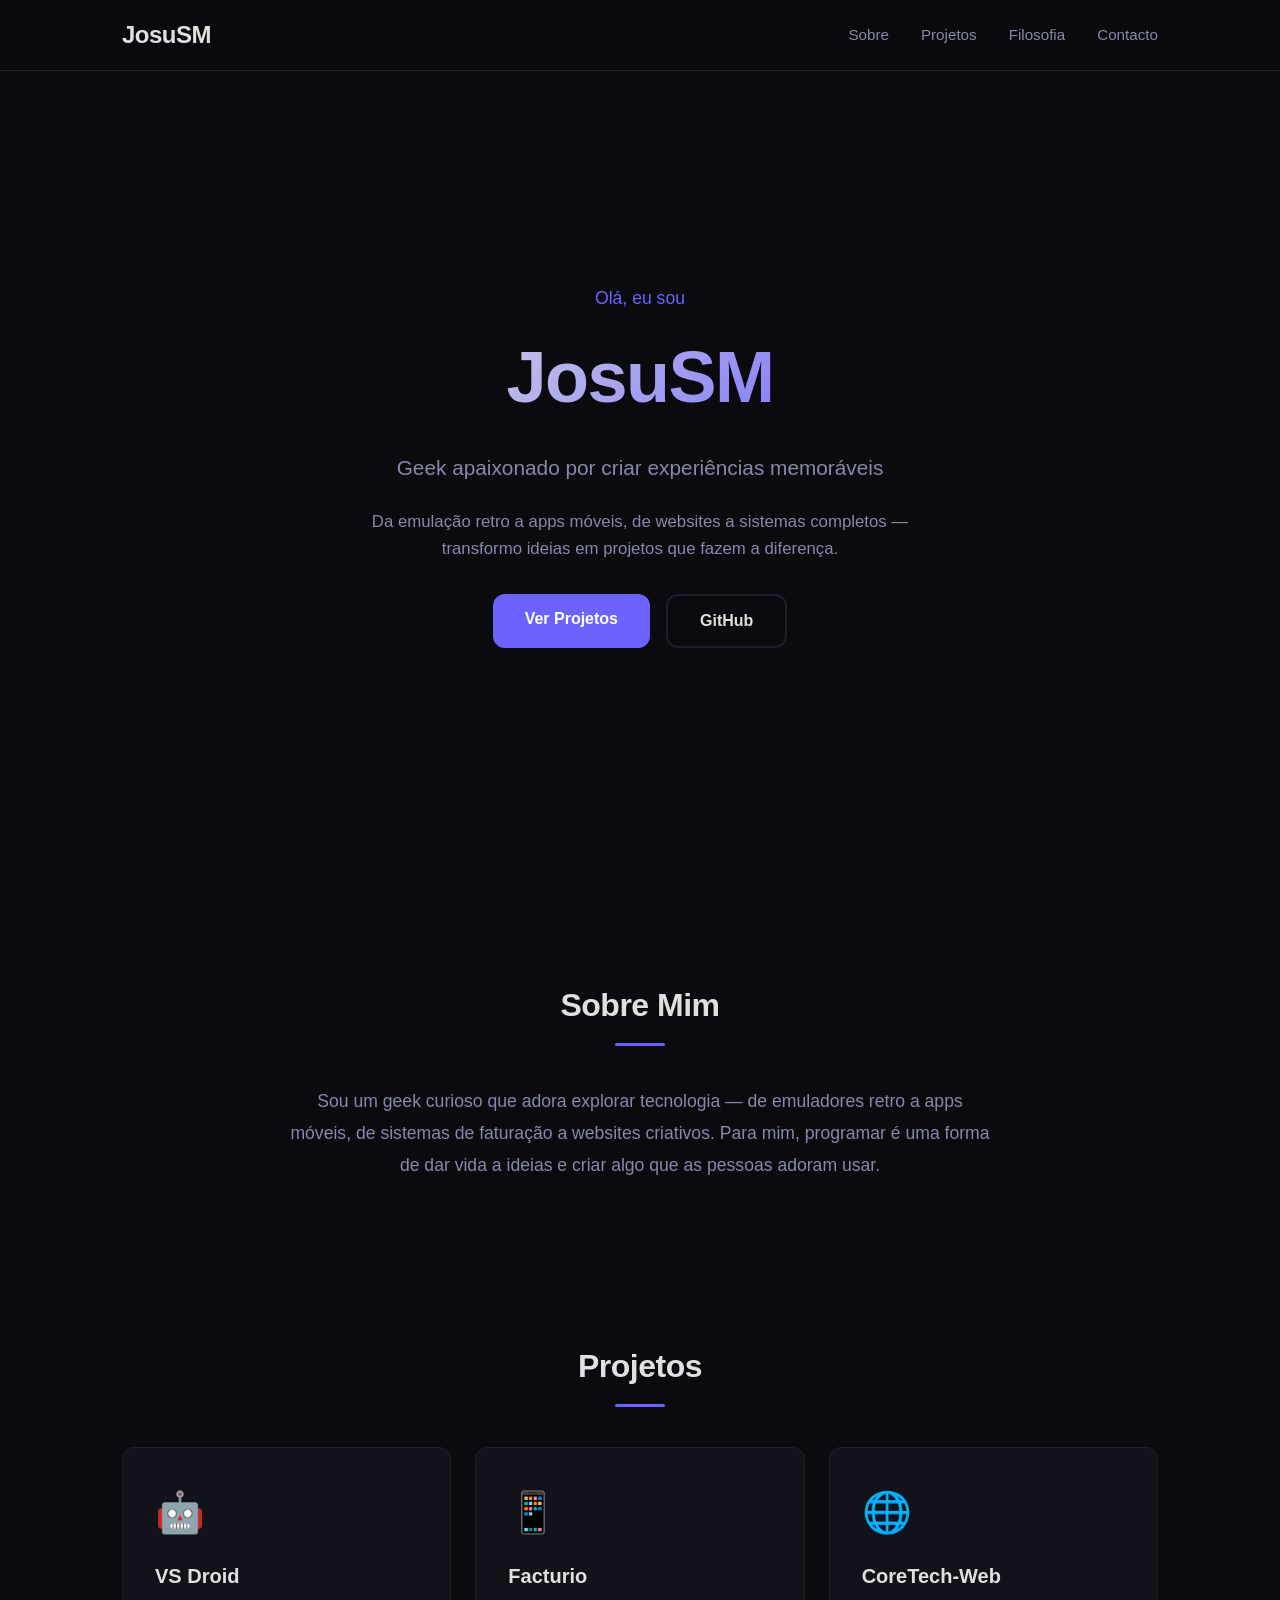
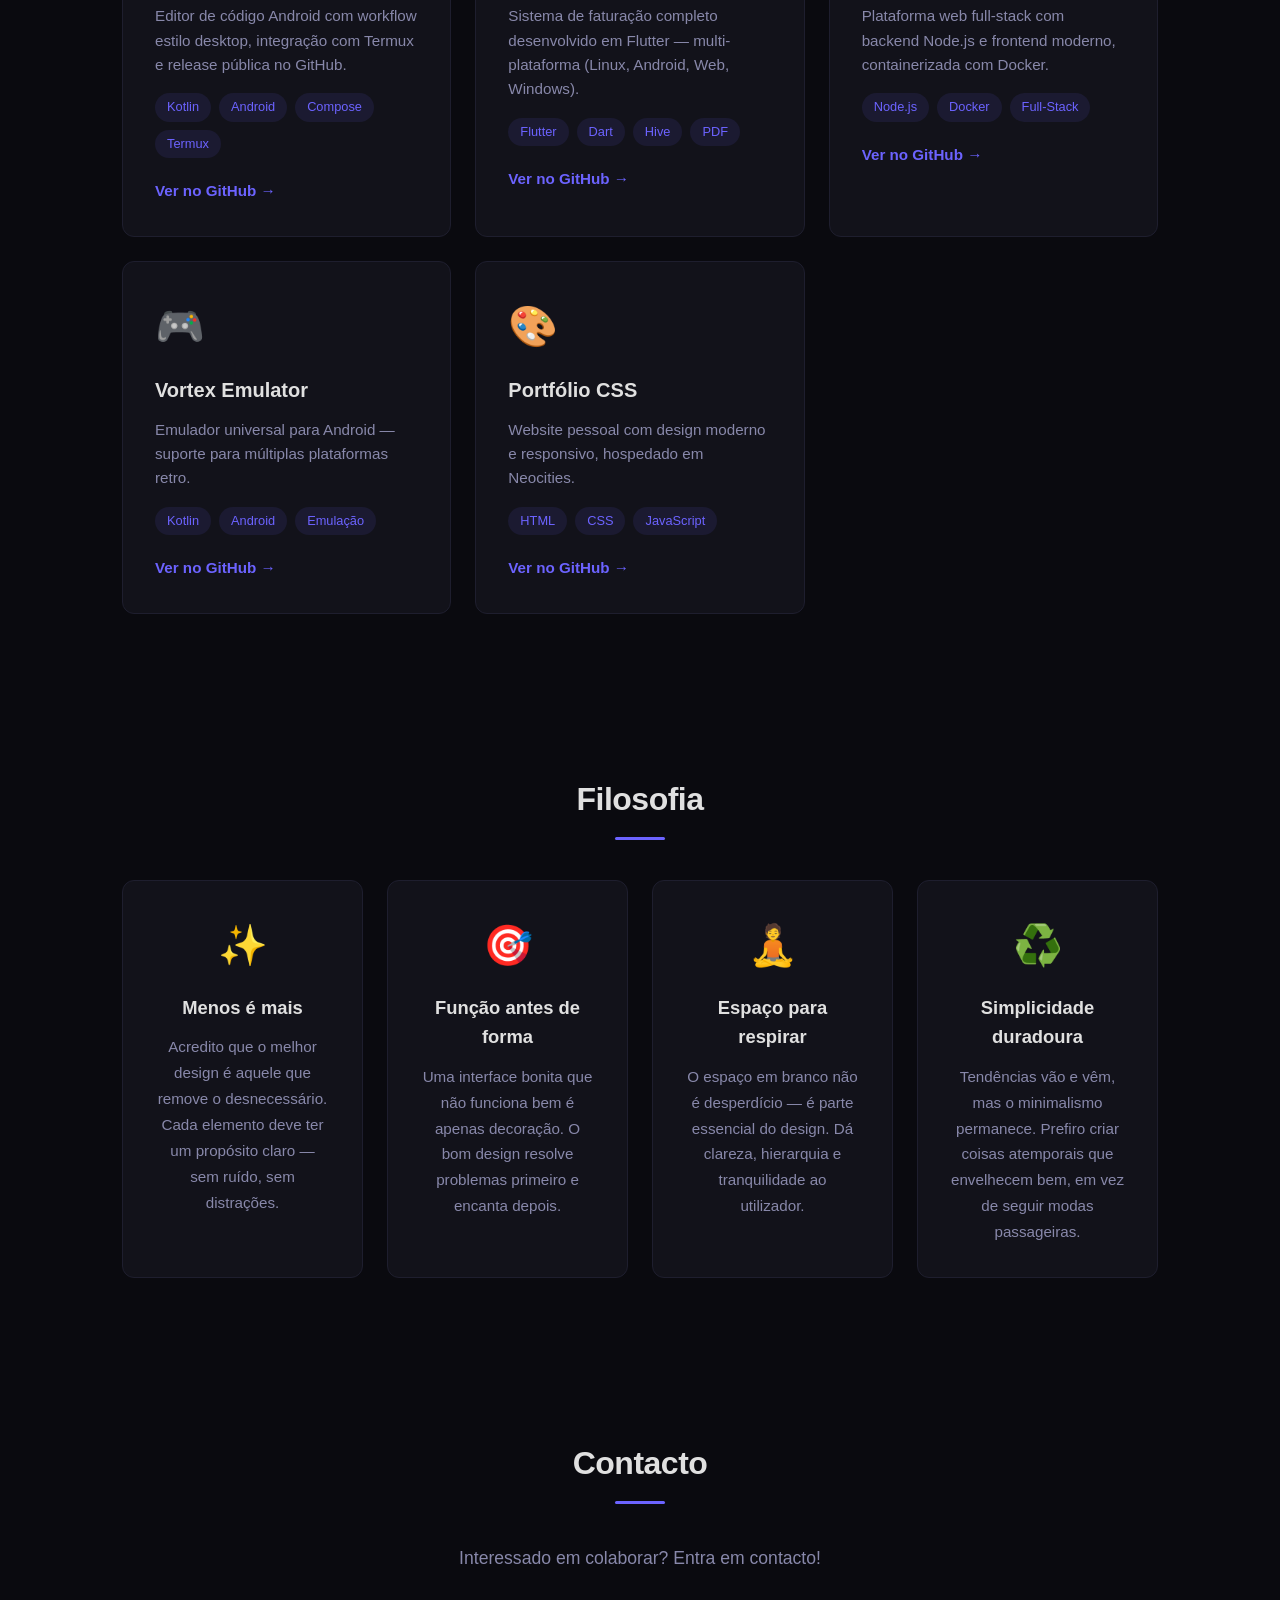
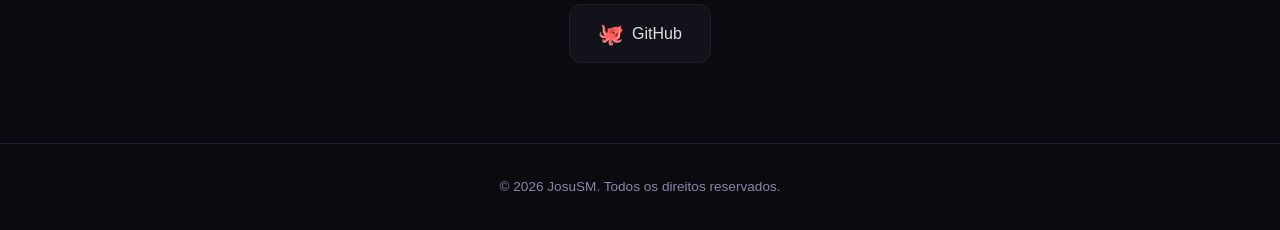
<file: index.html>
<!DOCTYPE html>
<html lang="pt">
<head>
    <meta charset="UTF-8">
    <meta name="viewport" content="width=device-width, initial-scale=1.0">
    <title>JosuSM — Portfólio</title>
    <link rel="stylesheet" href="style.css">
    <link rel="icon" href="data:image/svg+xml,<svg xmlns='http://www.w3.org/2000/svg' viewBox='0 0 100 100'><text y='.9em' font-size='90'>🚀</text></svg>">
</head>
<body>
    <header>
        <nav>
            <a href="#" class="logo">JosuSM</a>
            <ul class="nav-links">
                <li><a href="#about">Sobre</a></li>
                <li><a href="#projects">Projetos</a></li>
                <li><a href="#philosophy">Filosofia</a></li>
                <li><a href="#contact">Contacto</a></li>
            </ul>
            <button class="menu-toggle" aria-label="Toggle menu">☰</button>
        </nav>
    </header>

    <main>
        <section id="hero" class="hero">
            <div class="hero-content">
                <p class="greeting">Olá, eu sou</p>
                <h1>JosuSM</h1>
                <p class="tagline">Geek apaixonado por criar experiências memoráveis</p>
                <p class="description">
                    Da emulação retro a apps móveis, de websites a sistemas completos — transformo ideias em projetos que fazem a diferença.
                </p>
                <div class="hero-buttons">
                    <a href="#projects" class="btn btn-primary">Ver Projetos</a>
                    <a href="https://github.com/JosuSM" class="btn btn-secondary" target="_blank" rel="noopener noreferrer">GitHub</a>
                </div>
            </div>
        </section>

        <section id="about" class="about">
            <h2>Sobre Mim</h2>
            <div class="about-content">
                <p>
                    Sou um geek curioso que adora explorar tecnologia — de emuladores retro a apps móveis,
                    de sistemas de faturação a websites criativos. Para mim, programar é uma forma de
                    dar vida a ideias e criar algo que as pessoas adoram usar.
                </p>
            </div>
        </section>

        <section id="projects" class="projects">
            <h2>Projetos</h2>
            <div class="projects-grid">
                <article class="project-card">
                    <div class="project-icon">🤖</div>
                    <h3>VS Droid</h3>
                    <p>Editor de código Android com workflow estilo desktop, integração com Termux e release pública no GitHub.</p>
                    <div class="project-tags">
                        <span>Kotlin</span>
                        <span>Android</span>
                        <span>Compose</span>
                        <span>Termux</span>
                    </div>
                    <a href="https://github.com/JosuSM/VS-Droid" class="project-link" target="_blank" rel="noopener noreferrer">Ver no GitHub →</a>
                </article>

                <article class="project-card">
                    <div class="project-icon">📱</div>
                    <h3>Facturio</h3>
                    <p>Sistema de faturação completo desenvolvido em Flutter — multi-plataforma (Linux, Android, Web, Windows).</p>
                    <div class="project-tags">
                        <span>Flutter</span>
                        <span>Dart</span>
                        <span>Hive</span>
                        <span>PDF</span>
                    </div>
                    <a href="https://github.com/JosuSM/Facturio" class="project-link" target="_blank" rel="noopener noreferrer">Ver no GitHub →</a>
                </article>

                <article class="project-card">
                    <div class="project-icon">🌐</div>
                    <h3>CoreTech-Web</h3>
                    <p>Plataforma web full-stack com backend Node.js e frontend moderno, containerizada com Docker.</p>
                    <div class="project-tags">
                        <span>Node.js</span>
                        <span>Docker</span>
                        <span>Full-Stack</span>
                    </div>
                    <a href="https://github.com/JosuSM/CoreTech-Web" class="project-link" target="_blank" rel="noopener noreferrer">Ver no GitHub →</a>
                </article>

                <article class="project-card">
                    <div class="project-icon">🎮</div>
                    <h3>Vortex Emulator</h3>
                    <p>Emulador universal para Android — suporte para múltiplas plataformas retro.</p>
                    <div class="project-tags">
                        <span>Kotlin</span>
                        <span>Android</span>
                        <span>Emulação</span>
                    </div>
                    <a href="https://github.com/JosuSM/Vortex-Universal-Emulator" class="project-link" target="_blank" rel="noopener noreferrer">Ver no GitHub →</a>
                </article>

                <article class="project-card">
                    <div class="project-icon">🎨</div>
                    <h3>Portfólio CSS</h3>
                    <p>Website pessoal com design moderno e responsivo, hospedado em Neocities.</p>
                    <div class="project-tags">
                        <span>HTML</span>
                        <span>CSS</span>
                        <span>JavaScript</span>
                    </div>
                    <a href="https://github.com/JosuSM/CSS" class="project-link" target="_blank" rel="noopener noreferrer">Ver no GitHub →</a>
                </article>
            </div>
        </section>

        <section id="philosophy" class="philosophy">
            <h2>Filosofia</h2>
            <div class="philosophy-grid">
                <div class="philosophy-card">
                    <div class="philosophy-icon">✨</div>
                    <h3>Menos é mais</h3>
                    <p>Acredito que o melhor design é aquele que remove o desnecessário. Cada elemento deve ter um propósito claro — sem ruído, sem distrações.</p>
                </div>
                <div class="philosophy-card">
                    <div class="philosophy-icon">🎯</div>
                    <h3>Função antes de forma</h3>
                    <p>Uma interface bonita que não funciona bem é apenas decoração. O bom design resolve problemas primeiro e encanta depois.</p>
                </div>
                <div class="philosophy-card">
                    <div class="philosophy-icon">🧘</div>
                    <h3>Espaço para respirar</h3>
                    <p>O espaço em branco não é desperdício — é parte essencial do design. Dá clareza, hierarquia e tranquilidade ao utilizador.</p>
                </div>
                <div class="philosophy-card">
                    <div class="philosophy-icon">♻️</div>
                    <h3>Simplicidade duradoura</h3>
                    <p>Tendências vão e vêm, mas o minimalismo permanece. Prefiro criar coisas atemporais que envelhecem bem, em vez de seguir modas passageiras.</p>
                </div>
            </div>
        </section>

        <section id="contact" class="contact">
            <h2>Contacto</h2>
            <p>Interessado em colaborar? Entra em contacto!</p>
            <div class="contact-links">
                <a href="https://github.com/JosuSM" class="contact-btn" target="_blank" rel="noopener noreferrer">
                    <span class="contact-icon">🐙</span> GitHub
                </a>
            </div>
        </section>
    </main>

    <footer>
        <p>&copy; 2026 JosuSM. Todos os direitos reservados.</p>
    </footer>

    <script src="script.js"></script>
</body>
</html>
</file>
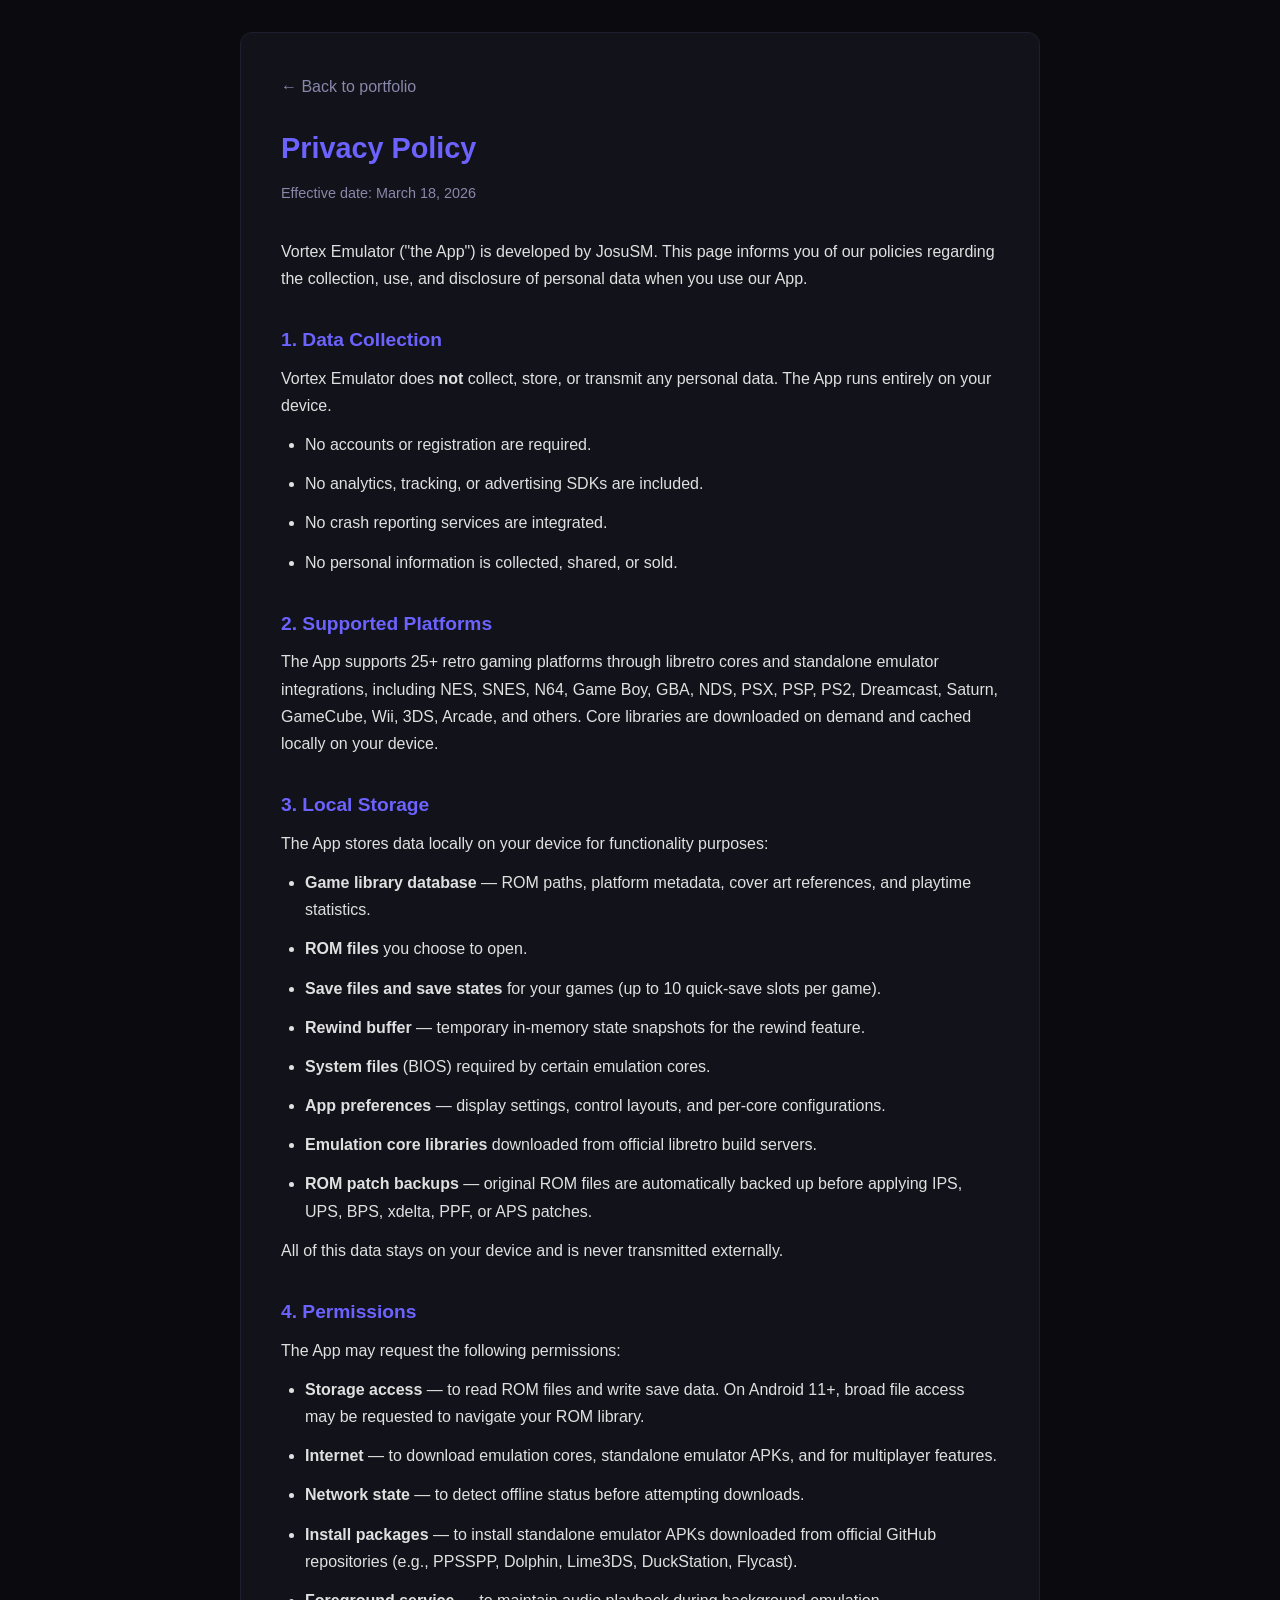
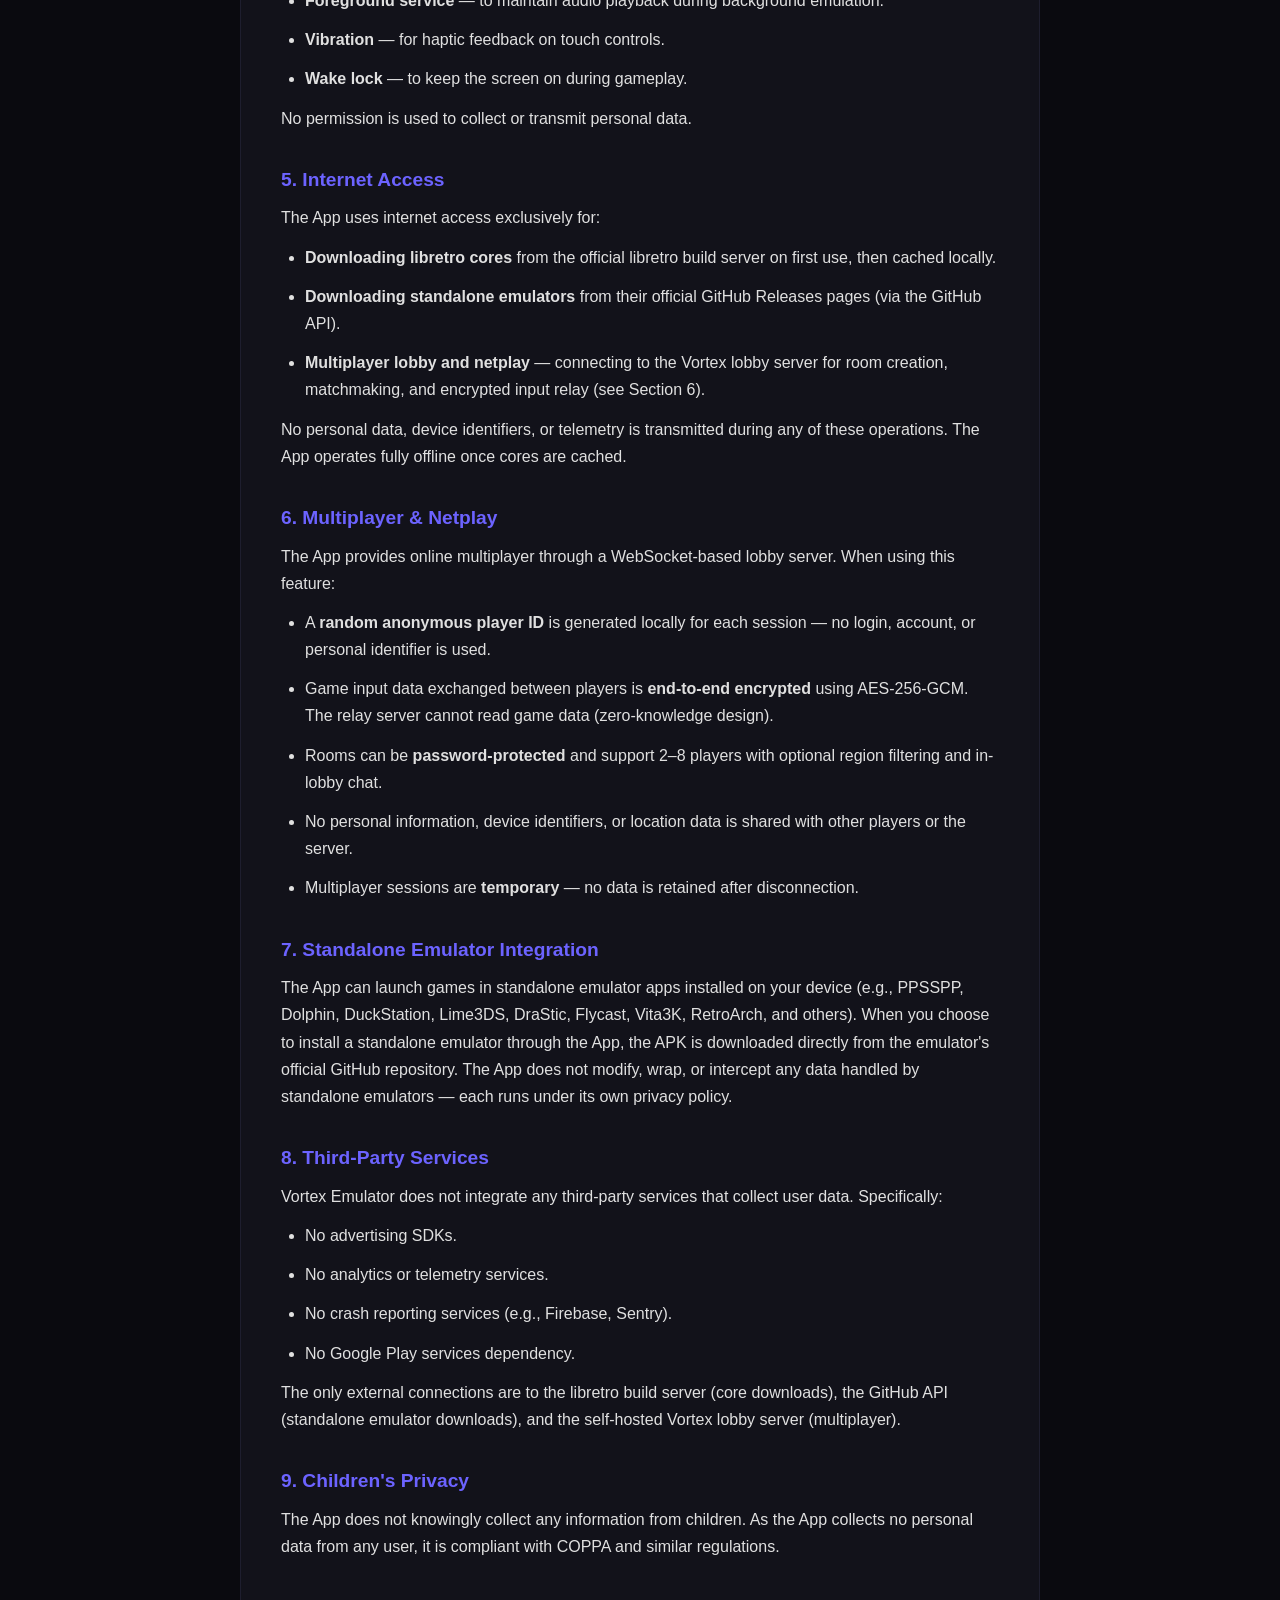
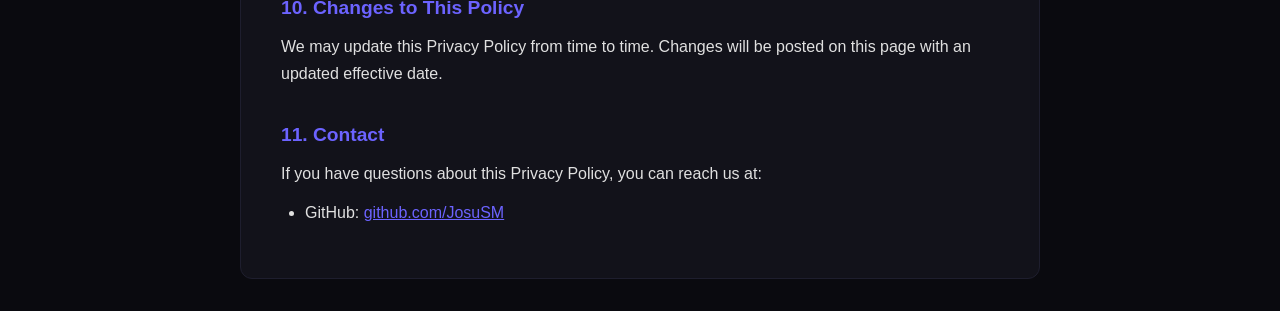
<file: privacy-policy-vortex.html>
<!DOCTYPE html>
<html lang="en">
<head>
    <meta charset="UTF-8">
    <meta name="viewport" content="width=device-width, initial-scale=1.0">
    <title>Vortex Emulator — Privacy Policy</title>
    <style>
        :root {
            --bg: #0a0a0f;
            --bg-card: #12121a;
            --text: #e0e0e0;
            --text-muted: #8888aa;
            --accent: #6c63ff;
            --border: #1e1e2e;
            --radius: 12px;
        }
        *, *::before, *::after { margin: 0; padding: 0; box-sizing: border-box; }
        body {
            font-family: -apple-system, BlinkMacSystemFont, 'Segoe UI', Roboto, sans-serif;
            background: var(--bg);
            color: var(--text);
            line-height: 1.7;
            padding: 2rem 1rem;
        }
        .container {
            max-width: 800px;
            margin: 0 auto;
            background: var(--bg-card);
            border: 1px solid var(--border);
            border-radius: var(--radius);
            padding: 2.5rem;
        }
        h1 {
            color: var(--accent);
            margin-bottom: 0.5rem;
            font-size: 1.8rem;
        }
        .date {
            color: var(--text-muted);
            font-size: 0.9rem;
            margin-bottom: 2rem;
        }
        h2 {
            color: var(--accent);
            margin-top: 2rem;
            margin-bottom: 0.5rem;
            font-size: 1.2rem;
        }
        p, li { margin-bottom: 0.75rem; }
        ul { padding-left: 1.5rem; list-style: disc; }
        a { color: var(--accent); }
        .back { display: inline-block; margin-bottom: 1.5rem; color: var(--text-muted); text-decoration: none; }
        .back:hover { color: var(--accent); }
    </style>
</head>
<body>
    <div class="container">
        <a href="/" class="back">← Back to portfolio</a>
        <h1>Privacy Policy</h1>
        <p class="date">Effective date: March 18, 2026</p>

        <p>Vortex Emulator ("the App") is developed by JosuSM. This page informs you of our policies regarding the collection, use, and disclosure of personal data when you use our App.</p>

        <h2>1. Data Collection</h2>
        <p>Vortex Emulator does <strong>not</strong> collect, store, or transmit any personal data. The App runs entirely on your device.</p>
        <ul>
            <li>No accounts or registration are required.</li>
            <li>No analytics, tracking, or advertising SDKs are included.</li>
            <li>No crash reporting services are integrated.</li>
            <li>No personal information is collected, shared, or sold.</li>
        </ul>

        <h2>2. Supported Platforms</h2>
        <p>The App supports 25+ retro gaming platforms through libretro cores and standalone emulator integrations, including NES, SNES, N64, Game Boy, GBA, NDS, PSX, PSP, PS2, Dreamcast, Saturn, GameCube, Wii, 3DS, Arcade, and others. Core libraries are downloaded on demand and cached locally on your device.</p>

        <h2>3. Local Storage</h2>
        <p>The App stores data locally on your device for functionality purposes:</p>
        <ul>
            <li><strong>Game library database</strong> — ROM paths, platform metadata, cover art references, and playtime statistics.</li>
            <li><strong>ROM files</strong> you choose to open.</li>
            <li><strong>Save files and save states</strong> for your games (up to 10 quick-save slots per game).</li>
            <li><strong>Rewind buffer</strong> — temporary in-memory state snapshots for the rewind feature.</li>
            <li><strong>System files</strong> (BIOS) required by certain emulation cores.</li>
            <li><strong>App preferences</strong> — display settings, control layouts, and per-core configurations.</li>
            <li><strong>Emulation core libraries</strong> downloaded from official libretro build servers.</li>
            <li><strong>ROM patch backups</strong> — original ROM files are automatically backed up before applying IPS, UPS, BPS, xdelta, PPF, or APS patches.</li>
        </ul>
        <p>All of this data stays on your device and is never transmitted externally.</p>

        <h2>4. Permissions</h2>
        <p>The App may request the following permissions:</p>
        <ul>
            <li><strong>Storage access</strong> — to read ROM files and write save data. On Android 11+, broad file access may be requested to navigate your ROM library.</li>
            <li><strong>Internet</strong> — to download emulation cores, standalone emulator APKs, and for multiplayer features.</li>
            <li><strong>Network state</strong> — to detect offline status before attempting downloads.</li>
            <li><strong>Install packages</strong> — to install standalone emulator APKs downloaded from official GitHub repositories (e.g., PPSSPP, Dolphin, Lime3DS, DuckStation, Flycast).</li>
            <li><strong>Foreground service</strong> — to maintain audio playback during background emulation.</li>
            <li><strong>Vibration</strong> — for haptic feedback on touch controls.</li>
            <li><strong>Wake lock</strong> — to keep the screen on during gameplay.</li>
        </ul>
        <p>No permission is used to collect or transmit personal data.</p>

        <h2>5. Internet Access</h2>
        <p>The App uses internet access exclusively for:</p>
        <ul>
            <li><strong>Downloading libretro cores</strong> from the official libretro build server on first use, then cached locally.</li>
            <li><strong>Downloading standalone emulators</strong> from their official GitHub Releases pages (via the GitHub API).</li>
            <li><strong>Multiplayer lobby and netplay</strong> — connecting to the Vortex lobby server for room creation, matchmaking, and encrypted input relay (see Section 6).</li>
        </ul>
        <p>No personal data, device identifiers, or telemetry is transmitted during any of these operations. The App operates fully offline once cores are cached.</p>

        <h2>6. Multiplayer &amp; Netplay</h2>
        <p>The App provides online multiplayer through a WebSocket-based lobby server. When using this feature:</p>
        <ul>
            <li>A <strong>random anonymous player ID</strong> is generated locally for each session — no login, account, or personal identifier is used.</li>
            <li>Game input data exchanged between players is <strong>end-to-end encrypted</strong> using AES-256-GCM. The relay server cannot read game data (zero-knowledge design).</li>
            <li>Rooms can be <strong>password-protected</strong> and support 2–8 players with optional region filtering and in-lobby chat.</li>
            <li>No personal information, device identifiers, or location data is shared with other players or the server.</li>
            <li>Multiplayer sessions are <strong>temporary</strong> — no data is retained after disconnection.</li>
        </ul>

        <h2>7. Standalone Emulator Integration</h2>
        <p>The App can launch games in standalone emulator apps installed on your device (e.g., PPSSPP, Dolphin, DuckStation, Lime3DS, DraStic, Flycast, Vita3K, RetroArch, and others). When you choose to install a standalone emulator through the App, the APK is downloaded directly from the emulator's official GitHub repository. The App does not modify, wrap, or intercept any data handled by standalone emulators — each runs under its own privacy policy.</p>

        <h2>8. Third-Party Services</h2>
        <p>Vortex Emulator does not integrate any third-party services that collect user data. Specifically:</p>
        <ul>
            <li>No advertising SDKs.</li>
            <li>No analytics or telemetry services.</li>
            <li>No crash reporting services (e.g., Firebase, Sentry).</li>
            <li>No Google Play services dependency.</li>
        </ul>
        <p>The only external connections are to the libretro build server (core downloads), the GitHub API (standalone emulator downloads), and the self-hosted Vortex lobby server (multiplayer).</p>

        <h2>9. Children's Privacy</h2>
        <p>The App does not knowingly collect any information from children. As the App collects no personal data from any user, it is compliant with COPPA and similar regulations.</p>

        <h2>10. Changes to This Policy</h2>
        <p>We may update this Privacy Policy from time to time. Changes will be posted on this page with an updated effective date.</p>

        <h2>11. Contact</h2>
        <p>If you have questions about this Privacy Policy, you can reach us at:</p>
        <ul>
            <li>GitHub: <a href="https://github.com/JosuSM" target="_blank" rel="noopener noreferrer">github.com/JosuSM</a></li>
        </ul>
    </div>
</body>
</html>
</file>
<file: style.css>
/* ===== Reset & Base ===== */
*,
*::before,
*::after {
    margin: 0;
    padding: 0;
    box-sizing: border-box;
}

:root {
    --bg: #0a0a0f;
    --bg-card: #12121a;
    --bg-card-hover: #1a1a2e;
    --text: #e0e0e0;
    --text-muted: #8888aa;
    --accent: #6c63ff;
    --accent-hover: #5a52d5;
    --accent-glow: rgba(108, 99, 255, 0.25);
    --border: #1e1e2e;
    --radius: 12px;
    --transition: 0.3s ease;
}

html {
    scroll-behavior: smooth;
}

body {
    font-family: -apple-system, BlinkMacSystemFont, 'Segoe UI', Roboto, Oxygen,
        Ubuntu, Cantarell, sans-serif;
    background: var(--bg);
    color: var(--text);
    line-height: 1.6;
    overflow-x: hidden;
}

a {
    color: var(--accent);
    text-decoration: none;
    transition: color var(--transition);
}

a:hover {
    color: var(--accent-hover);
}

ul {
    list-style: none;
}

/* ===== Header / Nav ===== */
header {
    position: fixed;
    top: 0;
    left: 0;
    right: 0;
    z-index: 100;
    background: rgba(10, 10, 15, 0.85);
    backdrop-filter: blur(12px);
    border-bottom: 1px solid var(--border);
}

nav {
    max-width: 1100px;
    margin: 0 auto;
    padding: 1rem 2rem;
    display: flex;
    align-items: center;
    justify-content: space-between;
}

.logo {
    font-size: 1.5rem;
    font-weight: 700;
    color: var(--text);
    letter-spacing: -0.5px;
}

.logo:hover {
    color: var(--accent);
}

.nav-links {
    display: flex;
    gap: 2rem;
}

.nav-links a {
    color: var(--text-muted);
    font-size: 0.95rem;
    font-weight: 500;
    transition: color var(--transition);
}

.nav-links a:hover {
    color: var(--text);
}

.menu-toggle {
    display: none;
    background: none;
    border: none;
    color: var(--text);
    font-size: 1.5rem;
    cursor: pointer;
}

/* ===== Hero ===== */
.hero {
    min-height: 100vh;
    display: flex;
    align-items: center;
    justify-content: center;
    padding: 6rem 2rem 4rem;
    text-align: center;
}

.hero-content {
    max-width: 700px;
}

.greeting {
    font-size: 1.1rem;
    color: var(--accent);
    font-weight: 500;
    margin-bottom: 0.5rem;
}

.hero h1 {
    font-size: clamp(2.5rem, 6vw, 4.5rem);
    font-weight: 800;
    letter-spacing: -1.5px;
    margin-bottom: 1rem;
    background: linear-gradient(135deg, var(--text) 0%, var(--accent) 100%);
    -webkit-background-clip: text;
    background-clip: text;
    -webkit-text-fill-color: transparent;
}

.tagline {
    font-size: 1.3rem;
    color: var(--text-muted);
    margin-bottom: 1.5rem;
}

.description {
    font-size: 1.05rem;
    color: var(--text-muted);
    max-width: 550px;
    margin: 0 auto 2rem;
}

.hero-buttons {
    display: flex;
    gap: 1rem;
    justify-content: center;
    flex-wrap: wrap;
}

.btn {
    display: inline-block;
    padding: 0.75rem 2rem;
    border-radius: var(--radius);
    font-weight: 600;
    font-size: 1rem;
    transition: all var(--transition);
}

.btn-primary {
    background: var(--accent);
    color: #fff;
}

.btn-primary:hover {
    background: var(--accent-hover);
    color: #fff;
    box-shadow: 0 0 20px var(--accent-glow);
    transform: translateY(-2px);
}

.btn-secondary {
    border: 2px solid var(--border);
    color: var(--text);
}

.btn-secondary:hover {
    border-color: var(--accent);
    color: var(--accent);
    transform: translateY(-2px);
}

/* ===== Sections (common) ===== */
section {
    padding: 5rem 2rem;
    max-width: 1100px;
    margin: 0 auto;
}

section h2 {
    font-size: 2rem;
    font-weight: 700;
    margin-bottom: 2.5rem;
    text-align: center;
    letter-spacing: -0.5px;
}

section h2::after {
    content: '';
    display: block;
    width: 50px;
    height: 3px;
    background: var(--accent);
    margin: 0.75rem auto 0;
    border-radius: 2px;
}

/* ===== About ===== */
.about-content {
    max-width: 700px;
    margin: 0 auto;
    text-align: center;
    color: var(--text-muted);
    font-size: 1.1rem;
    line-height: 1.8;
}

/* ===== Projects ===== */
.projects-grid {
    display: grid;
    grid-template-columns: repeat(auto-fit, minmax(280px, 1fr));
    gap: 1.5rem;
}

.project-card {
    background: var(--bg-card);
    border: 1px solid var(--border);
    border-radius: var(--radius);
    padding: 2rem;
    transition: all var(--transition);
}

.project-card:hover {
    background: var(--bg-card-hover);
    border-color: var(--accent);
    transform: translateY(-4px);
    box-shadow: 0 8px 30px rgba(0, 0, 0, 0.3);
}

.project-icon {
    font-size: 2.5rem;
    margin-bottom: 1rem;
}

.project-card h3 {
    font-size: 1.25rem;
    margin-bottom: 0.75rem;
}

.project-card p {
    color: var(--text-muted);
    font-size: 0.95rem;
    margin-bottom: 1rem;
    line-height: 1.6;
}

.project-tags {
    display: flex;
    gap: 0.5rem;
    flex-wrap: wrap;
    margin-bottom: 1.25rem;
}

.project-tags span {
    background: rgba(108, 99, 255, 0.1);
    color: var(--accent);
    padding: 0.25rem 0.75rem;
    border-radius: 20px;
    font-size: 0.8rem;
    font-weight: 500;
}

.project-link {
    font-size: 0.95rem;
    font-weight: 600;
}

/* ===== Skills ===== */
.skills-grid {
    display: grid;
    grid-template-columns: repeat(auto-fit, minmax(220px, 1fr));
    gap: 1.5rem;
}

.skill-category {
    background: var(--bg-card);
    border: 1px solid var(--border);
    border-radius: var(--radius);
    padding: 1.75rem;
    transition: border-color var(--transition);
}

.skill-category:hover {
    border-color: var(--accent);
}

.skill-category h3 {
    font-size: 1.1rem;
    margin-bottom: 1rem;
    color: var(--accent);
}

.skill-category li {
    color: var(--text-muted);
    padding: 0.3rem 0;
    font-size: 0.95rem;
}

/* ===== Philosophy ===== */
.philosophy-grid {
    display: grid;
    grid-template-columns: repeat(auto-fit, minmax(240px, 1fr));
    gap: 1.5rem;
}

.philosophy-card {
    background: var(--bg-card);
    border: 1px solid var(--border);
    border-radius: var(--radius);
    padding: 2rem;
    text-align: center;
    transition: all var(--transition);
}

.philosophy-card:hover {
    border-color: var(--accent);
    transform: translateY(-4px);
    box-shadow: 0 8px 30px rgba(0, 0, 0, 0.3);
}

.philosophy-icon {
    font-size: 2.5rem;
    margin-bottom: 1rem;
}

.philosophy-card h3 {
    font-size: 1.15rem;
    margin-bottom: 0.75rem;
}

.philosophy-card p {
    color: var(--text-muted);
    font-size: 0.95rem;
    line-height: 1.7;
}

/* ===== Contact ===== */
.contact {
    text-align: center;
}

.contact p {
    color: var(--text-muted);
    font-size: 1.1rem;
    margin-bottom: 2rem;
}

.contact-links {
    display: flex;
    gap: 1rem;
    justify-content: center;
    flex-wrap: wrap;
}

.contact-btn {
    display: inline-flex;
    align-items: center;
    gap: 0.5rem;
    padding: 0.75rem 1.75rem;
    background: var(--bg-card);
    border: 1px solid var(--border);
    border-radius: var(--radius);
    color: var(--text);
    font-size: 1rem;
    font-weight: 500;
    transition: all var(--transition);
}

.contact-btn:hover {
    border-color: var(--accent);
    color: var(--accent);
    transform: translateY(-2px);
}

.contact-icon {
    font-size: 1.3rem;
}

/* ===== Footer ===== */
footer {
    text-align: center;
    padding: 2rem;
    border-top: 1px solid var(--border);
    color: var(--text-muted);
    font-size: 0.85rem;
}

/* ===== Animations ===== */
.fade-in {
    opacity: 0;
    transform: translateY(20px);
    transition: opacity 0.6s ease, transform 0.6s ease;
}

.fade-in.visible {
    opacity: 1;
    transform: translateY(0);
}

/* ===== Mobile ===== */
@media (max-width: 768px) {
    .nav-links {
        display: none;
        position: absolute;
        top: 100%;
        left: 0;
        right: 0;
        flex-direction: column;
        background: rgba(10, 10, 15, 0.95);
        padding: 1.5rem 2rem;
        gap: 1rem;
        border-bottom: 1px solid var(--border);
    }

    .nav-links.active {
        display: flex;
    }

    .menu-toggle {
        display: block;
    }

    section {
        padding: 3.5rem 1.25rem;
    }

    .hero {
        padding: 5rem 1.25rem 3rem;
    }
}
</file>
